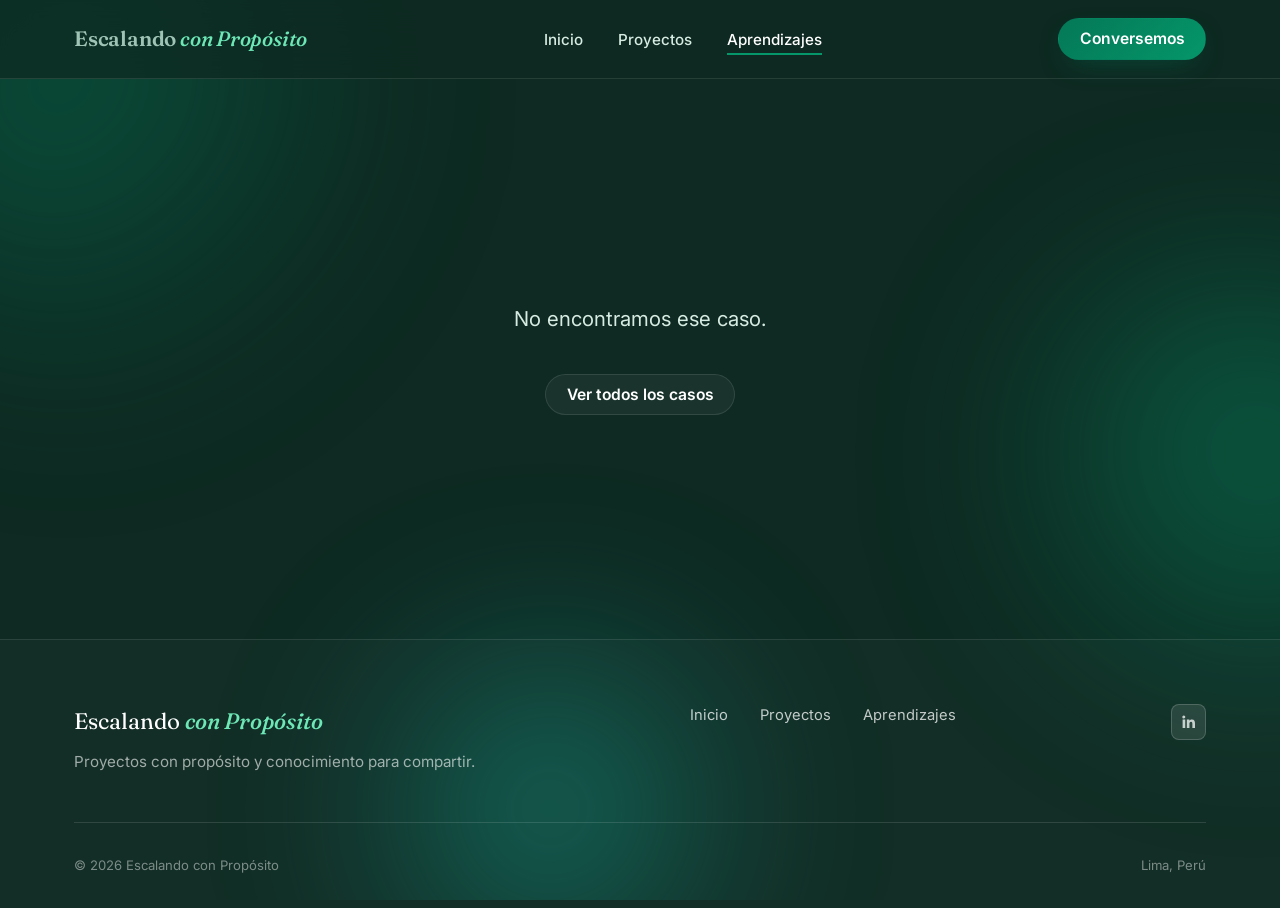
<file: caso.html>
<!DOCTYPE html>
<html lang="es">
<head>
<!-- Google tag (gtag.js) -->
<script async src="https://www.googletagmanager.com/gtag/js?id=G-XBFCFCSWNP"></script>
<script>
  window.dataLayer = window.dataLayer || [];
  function gtag(){dataLayer.push(arguments);}
  gtag("js", new Date());
  gtag("config", "G-XBFCFCSWNP");
</script>
<meta charset="UTF-8">
<meta name="viewport" content="width=device-width, initial-scale=1.0">
<title>Caso de Éxito. Escalando con Propósito</title>
<meta name="description" content="Caso de éxito: desafío, solución y resultado.">
<link rel="preconnect" href="https://fonts.googleapis.com">
<link rel="preconnect" href="https://fonts.gstatic.com" crossorigin>
<link href="https://fonts.googleapis.com/css2?family=Fraunces:ital,opsz,wght@0,9..144,500;0,9..144,600;1,9..144,500&family=Inter:wght@400;500;600&display=swap" rel="stylesheet">
<link rel="stylesheet" href="assets/css/style.css?v=20261116">
</head>
<body>

<div class="bg-orbs" aria-hidden="true">
  <div class="orb orb-1"></div>
  <div class="orb orb-2"></div>
  <div class="orb orb-3"></div>
</div>

<header class="site-header">
  <div class="container nav">
    <a href="index.html" class="nav-logo">Escalando <span>con Propósito</span></a>
    <nav aria-label="Principal">
      <ul class="nav-links">
        <li><a href="index.html">Inicio</a></li>
        <li><a href="soluciones.html">Proyectos</a></li>
        <li><a href="casos-de-exito.html" aria-current="page">Aprendizajes</a></li>
      </ul>
    </nav>
    <div class="nav-cta">
      <a href="https://calendar.app.google/FzGwmAzHEnLBb7UY6" class="btn btn-gold btn-primary-desktop" target="_blank" rel="noopener">Conversemos</a>
      <button class="nav-toggle" data-nav-toggle aria-label="Abrir menú" aria-expanded="false">
        <span class="nav-toggle-bars"><span></span><span></span><span></span></span>
      </button>
    </div>
  </div>
  <div class="container nav-mobile-panel" data-nav-mobile>
    <a href="index.html">Inicio</a>
    <a href="soluciones.html">Proyectos</a>
    <a href="casos-de-exito.html" aria-current="page">Aprendizajes</a>
    <a href="https://calendar.app.google/FzGwmAzHEnLBb7UY6" class="btn btn-gold" target="_blank" rel="noopener">Conversemos</a>
  </div>
</header>

<main>
  <section class="caso-page">
    <div class="container">
      <article class="caso" data-caso-detail></article>
    </div>
  </section>
</main>

<footer class="site-footer">
  <div class="container">
    <div class="footer-top">
      <div>
        <div class="footer-logo">Escalando <span>con Propósito</span></div>
        <p class="footer-tagline">Proyectos con propósito y conocimiento para compartir.</p>
      </div>
      <div class="footer-links">
        <a href="index.html">Inicio</a>
        <a href="soluciones.html">Proyectos</a>
        <a href="casos-de-exito.html" aria-current="page">Aprendizajes</a>
      </div>
      <div class="footer-social">
        <a class="footer-social-icon" href="https://www.linkedin.com/in/marjorie-cordova-291a7262/" target="_blank" rel="noopener" aria-label="LinkedIn de Marjorie Córdova">
          <svg viewBox="0 0 24 24" fill="currentColor" aria-hidden="true"><path d="M20.45 20.45h-3.56v-5.57c0-1.33-.02-3.04-1.85-3.04-1.85 0-2.14 1.45-2.14 2.94v5.67H9.34V9h3.41v1.56h.05c.48-.9 1.64-1.85 3.38-1.85 3.6 0 4.27 2.37 4.27 5.46v6.28zM5.34 7.43a2.07 2.07 0 1 1 0-4.13 2.07 2.07 0 0 1 0 4.13zM7.12 20.45H3.56V9h3.56v11.45z"/></svg>
        </a>
      </div>
    </div>
    <div class="footer-bottom">
      <span>© 2026 Escalando con Propósito</span>
      <span>Lima, Perú</span>
    </div>
  </div>
</footer>

<script defer src="assets/js/casos.js?v=20261116"></script>
<script defer src="assets/js/main.js?v=20261116"></script>
</body>
</html>
</file>
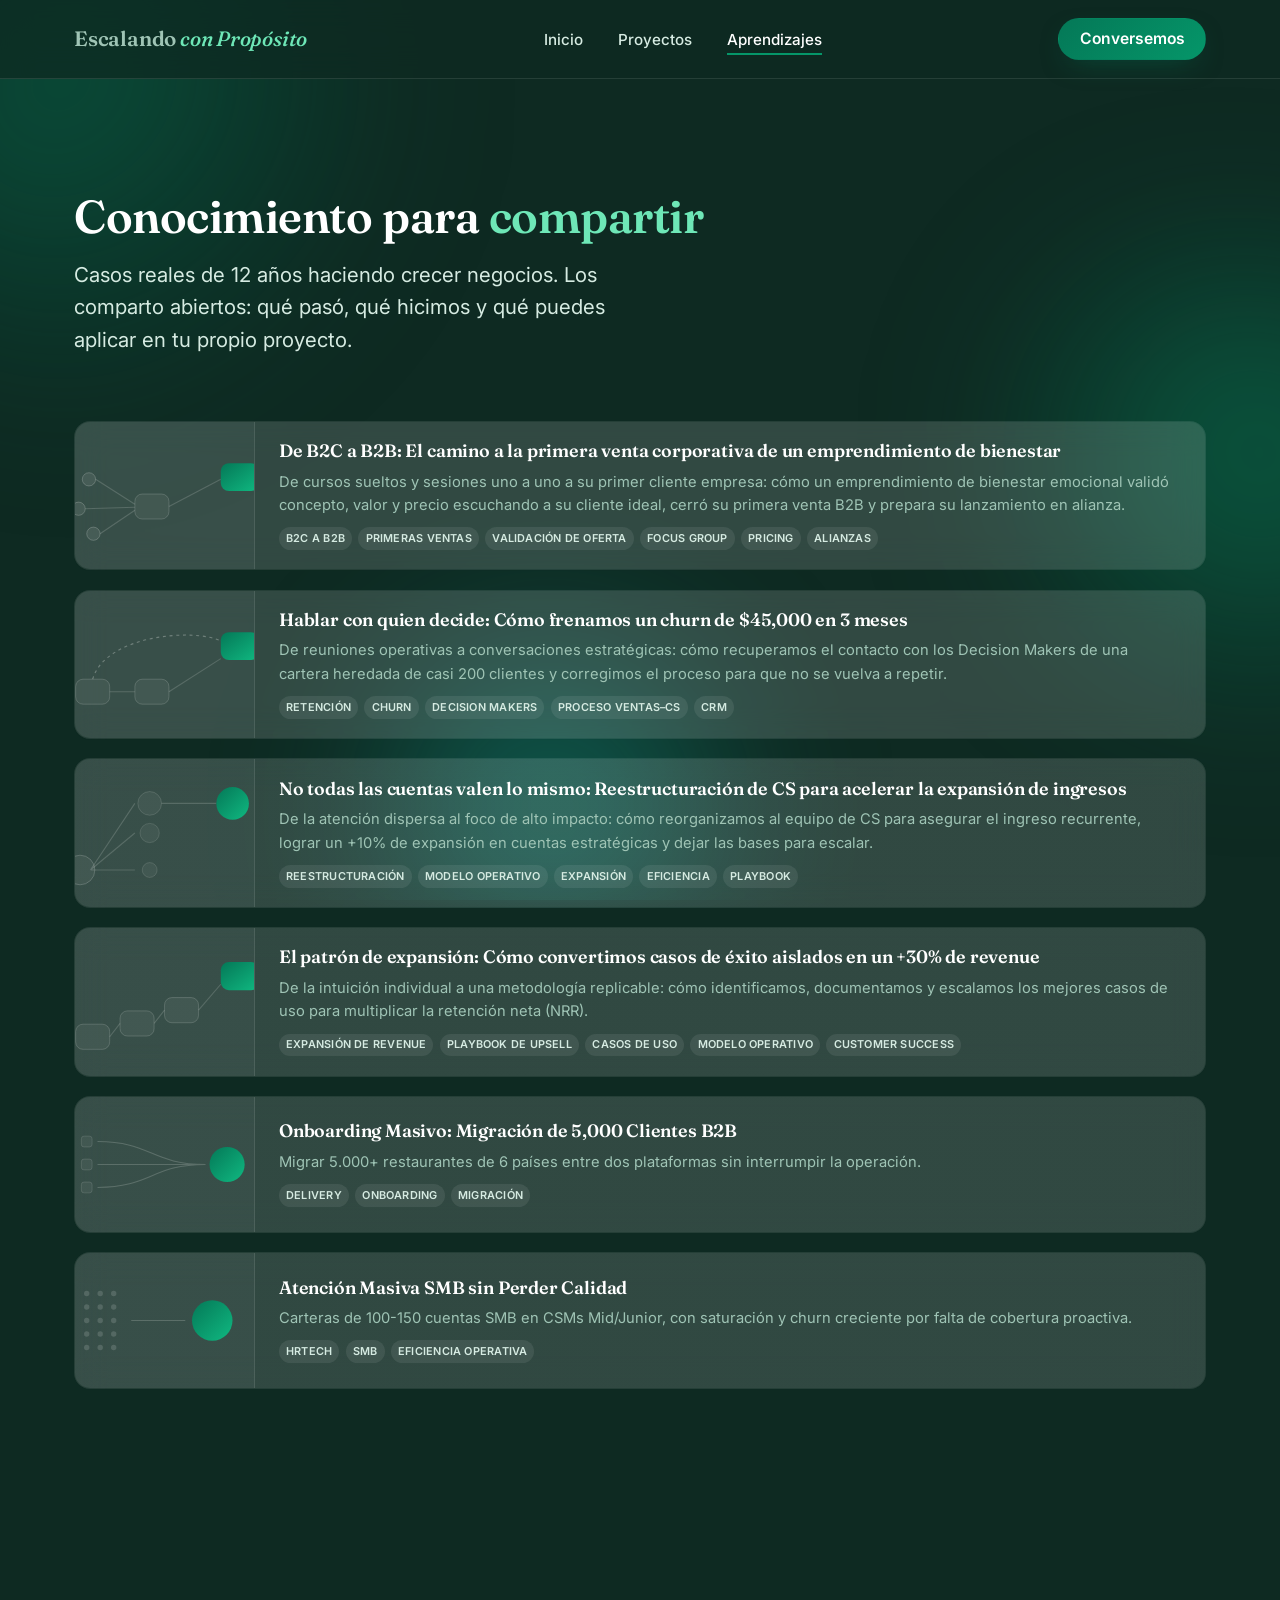
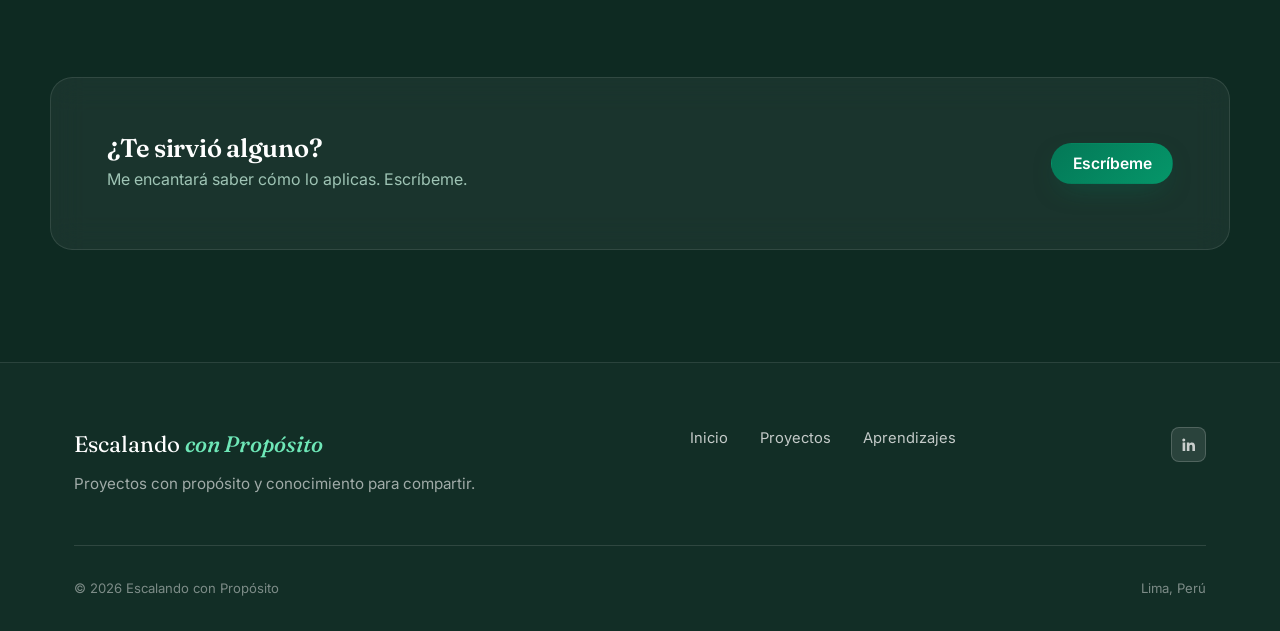
<file: casos-de-exito.html>
<!DOCTYPE html>
<html lang="es">
<head>
<!-- Google tag (gtag.js) -->
<script async src="https://www.googletagmanager.com/gtag/js?id=G-XBFCFCSWNP"></script>
<script>
  window.dataLayer = window.dataLayer || [];
  function gtag(){dataLayer.push(arguments);}
  gtag("js", new Date());
  gtag("config", "G-XBFCFCSWNP");
</script>
<meta charset="UTF-8">
<meta name="viewport" content="width=device-width, initial-scale=1.0">
<title>Aprendizajes. Escalando con Propósito</title>
<meta name="description" content="Casos reales: de la primera venta B2B de un emprendimiento de bienestar a la reestructuración de Customer Success en Glovo, Atom y Betterfly.">
<link rel="preconnect" href="https://fonts.googleapis.com">
<link rel="preconnect" href="https://fonts.gstatic.com" crossorigin>
<link href="https://fonts.googleapis.com/css2?family=Fraunces:ital,opsz,wght@0,9..144,500;0,9..144,600;1,9..144,500&family=Inter:wght@400;500;600&display=swap" rel="stylesheet">
<link rel="stylesheet" href="assets/css/style.css?v=20261116">
</head>
<body>

<div class="bg-orbs" aria-hidden="true">
  <div class="orb orb-1"></div>
  <div class="orb orb-2"></div>
  <div class="orb orb-3"></div>
</div>

<header class="site-header">
  <div class="container nav">
    <a href="index.html" class="nav-logo">Escalando <span>con Propósito</span></a>
    <nav aria-label="Principal">
      <ul class="nav-links">
        <li><a href="index.html">Inicio</a></li>
        <li><a href="soluciones.html">Proyectos</a></li>
        <li><a href="casos-de-exito.html" aria-current="page">Aprendizajes</a></li>
      </ul>
    </nav>
    <div class="nav-cta">
      <a href="https://calendar.app.google/FzGwmAzHEnLBb7UY6" class="btn btn-gold btn-primary-desktop" target="_blank" rel="noopener">Conversemos</a>
      <button class="nav-toggle" data-nav-toggle aria-label="Abrir menú" aria-expanded="false">
        <span class="nav-toggle-bars"><span></span><span></span><span></span></span>
      </button>
    </div>
  </div>
  <div class="container nav-mobile-panel" data-nav-mobile>
    <a href="index.html">Inicio</a>
    <a href="soluciones.html">Proyectos</a>
    <a href="casos-de-exito.html" aria-current="page">Aprendizajes</a>
    <a href="https://calendar.app.google/FzGwmAzHEnLBb7UY6" class="btn btn-gold" target="_blank" rel="noopener">Conversemos</a>
  </div>
</header>

<main>

  <section class="casos-listing">
    <div class="container">
      <div class="section-head reveal">
        <h2>Conocimiento para <span class="text-accent">compartir</span></h2>
        <p class="lede">Casos reales de 12 años haciendo crecer negocios. Los comparto abiertos: qué pasó, qué hicimos y qué puedes aplicar en tu propio proyecto.</p>
      </div>
      <div class="casos-grid" id="casos-grid"></div>
    </div>
  </section>

  <section class="cta-final cta-final-home">
    <div class="container services-cta reveal">
      <div>
        <h3>¿Te sirvió alguno?</h3>
        <p>Me encantará saber cómo lo aplicas. Escríbeme.</p>
      </div>
      <a href="https://calendar.app.google/FzGwmAzHEnLBb7UY6" class="btn btn-gold" target="_blank" rel="noopener">Escríbeme</a>
    </div>
  </section>

</main>

<footer class="site-footer">
  <div class="container">
    <div class="footer-top">
      <div>
        <div class="footer-logo">Escalando <span>con Propósito</span></div>
        <p class="footer-tagline">Proyectos con propósito y conocimiento para compartir.</p>
      </div>
      <div class="footer-links">
        <a href="index.html">Inicio</a>
        <a href="soluciones.html">Proyectos</a>
        <a href="casos-de-exito.html" aria-current="page">Aprendizajes</a>
      </div>
      <div class="footer-social">
        <a class="footer-social-icon" href="https://www.linkedin.com/in/marjorie-cordova-291a7262/" target="_blank" rel="noopener" aria-label="LinkedIn de Marjorie Córdova">
          <svg viewBox="0 0 24 24" fill="currentColor" aria-hidden="true"><path d="M20.45 20.45h-3.56v-5.57c0-1.33-.02-3.04-1.85-3.04-1.85 0-2.14 1.45-2.14 2.94v5.67H9.34V9h3.41v1.56h.05c.48-.9 1.64-1.85 3.38-1.85 3.6 0 4.27 2.37 4.27 5.46v6.28zM5.34 7.43a2.07 2.07 0 1 1 0-4.13 2.07 2.07 0 0 1 0 4.13zM7.12 20.45H3.56V9h3.56v11.45z"/></svg>
        </a>
      </div>
    </div>
    <div class="footer-bottom">
      <span>© 2026 Escalando con Propósito</span>
      <span>Lima, Perú</span>
    </div>
  </div>
</footer>

<script defer src="assets/js/casos.js?v=20261116"></script>
<script defer src="assets/js/main.js?v=20261116"></script>
</body>
</html>
</file>
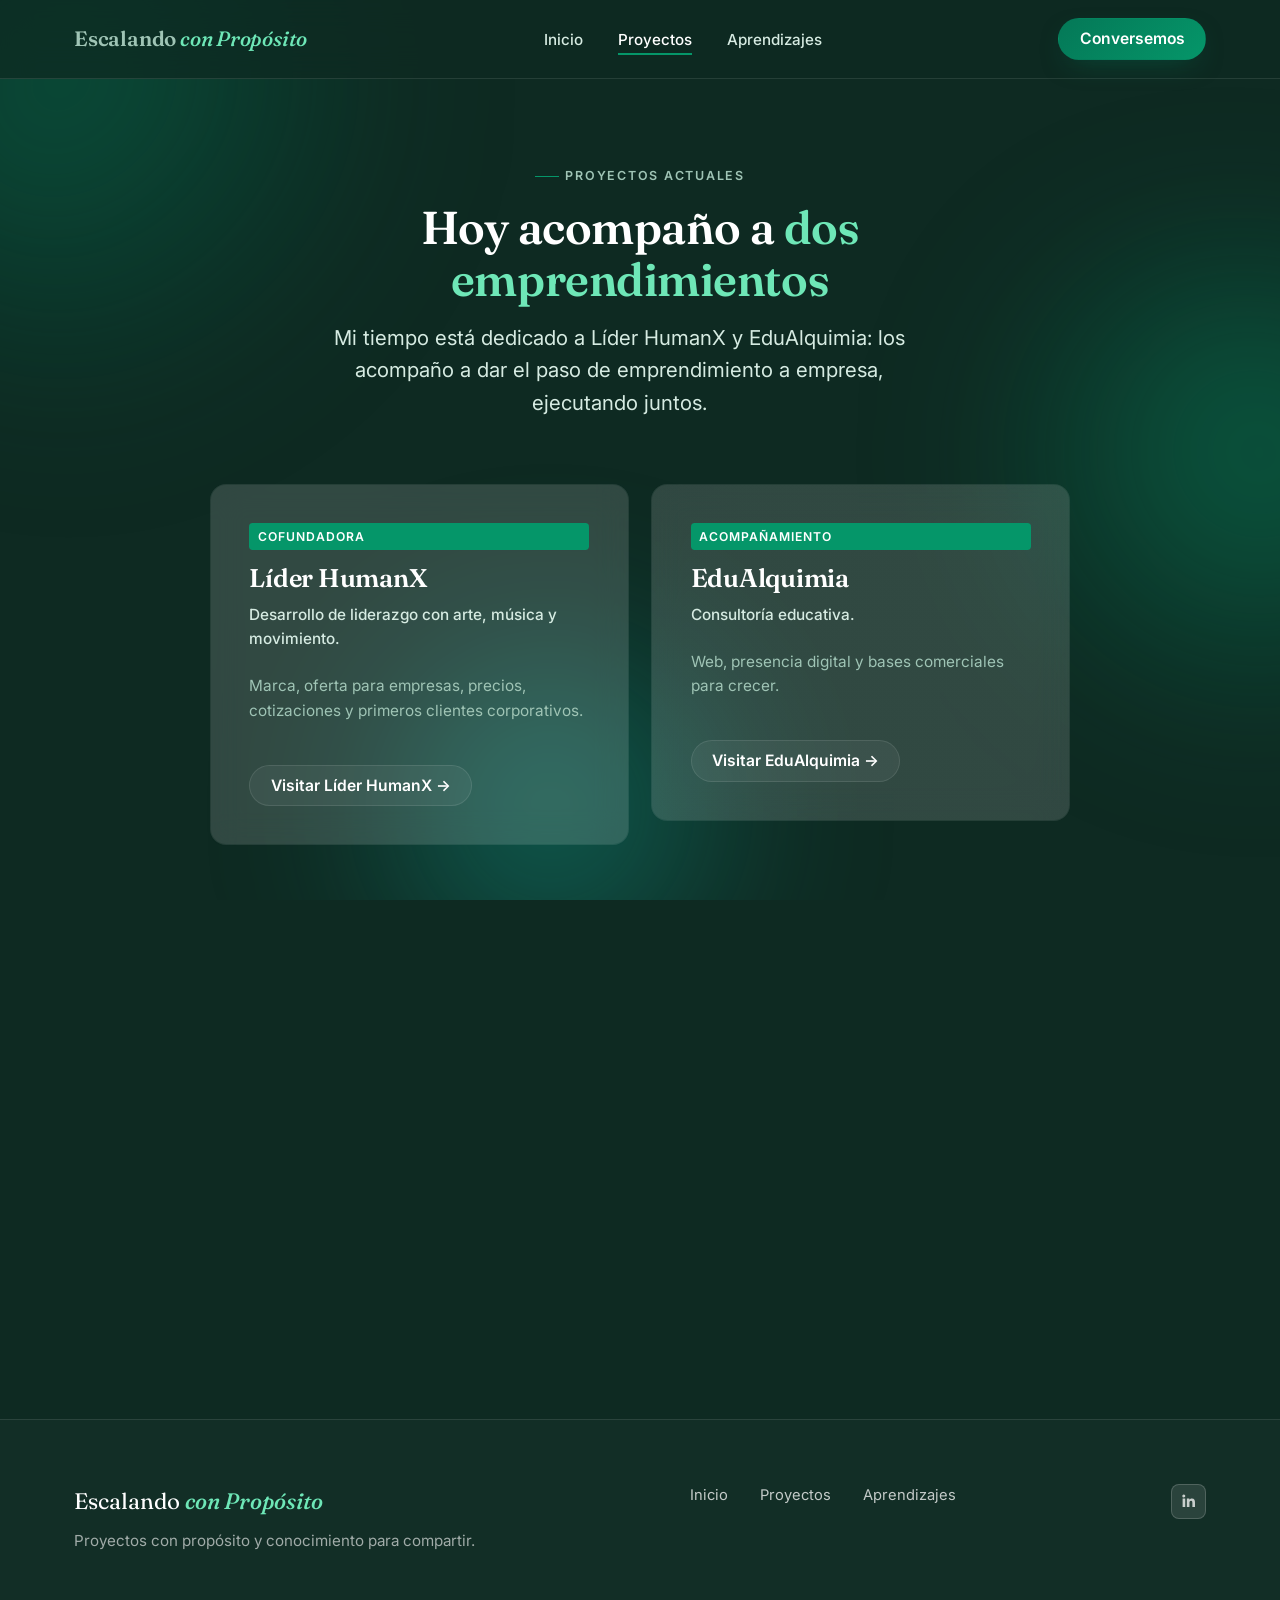
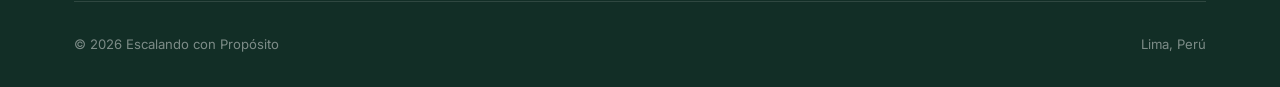
<file: servicios.html>
<!DOCTYPE html>
<html lang="es">
<head>
<meta charset="UTF-8">
<meta name="robots" content="noindex">
<title>Servicios. Escalando con Propósito</title>
<link rel="canonical" href="soluciones.html">
<meta http-equiv="refresh" content="0; url=soluciones.html">
</head>
<body>
<p>Esta página se movió. <a href="soluciones.html">Continuar</a>.</p>
</body>
</html>
</file>
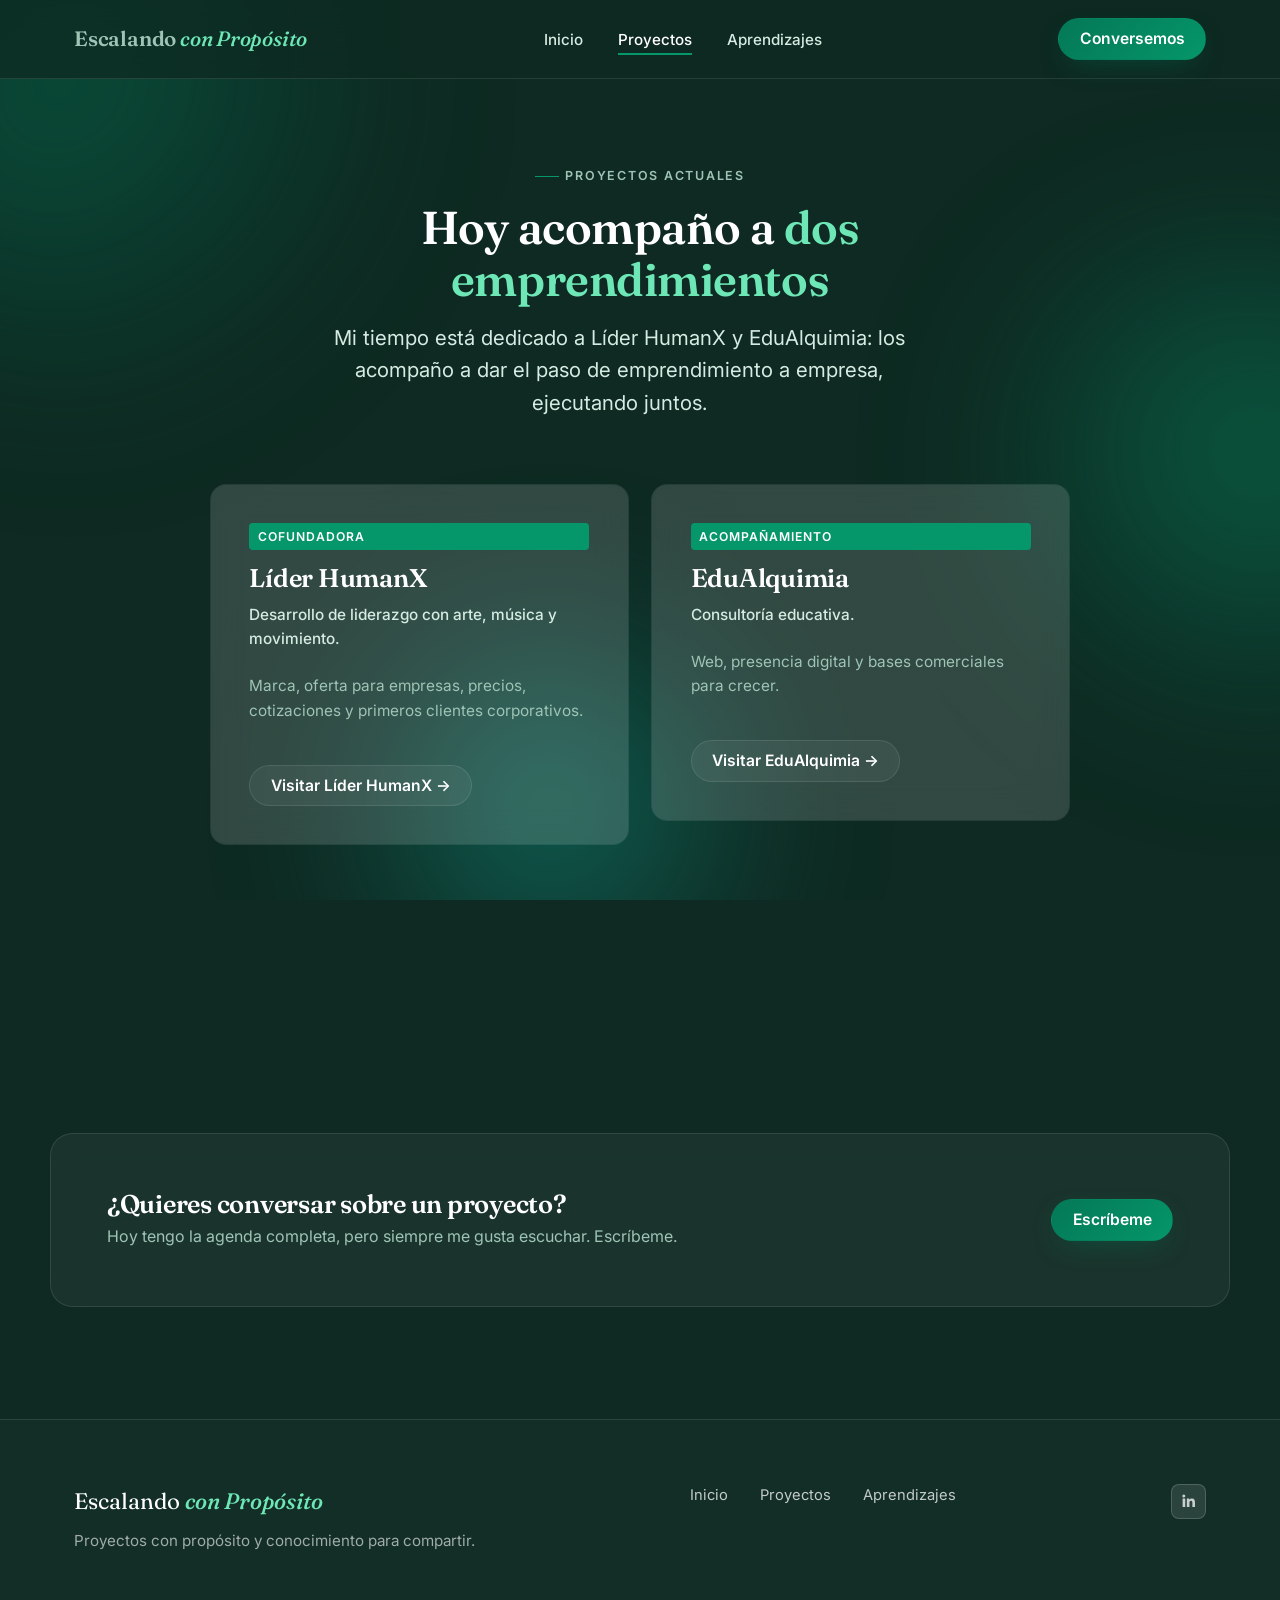
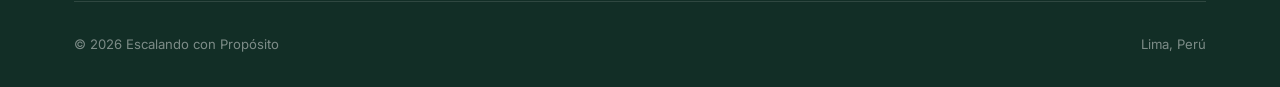
<file: soluciones.html>
<!DOCTYPE html>
<html lang="es">
<head>
<!-- Google tag (gtag.js) -->
<script async src="https://www.googletagmanager.com/gtag/js?id=G-XBFCFCSWNP"></script>
<script>
  window.dataLayer = window.dataLayer || [];
  function gtag(){dataLayer.push(arguments);}
  gtag("js", new Date());
  gtag("config", "G-XBFCFCSWNP");
</script>
<meta charset="UTF-8">
<meta name="viewport" content="width=device-width, initial-scale=1.0">
<title>Proyectos actuales. Escalando con Propósito</title>
<meta name="description" content="Hoy acompaño a Líder HumanX y EduAlquimia a dar el paso de emprendimiento a empresa.">
<link rel="preconnect" href="https://fonts.googleapis.com">
<link rel="preconnect" href="https://fonts.gstatic.com" crossorigin>
<link href="https://fonts.googleapis.com/css2?family=Fraunces:ital,opsz,wght@0,9..144,500;0,9..144,600;1,9..144,500&family=Inter:wght@400;500;600&display=swap" rel="stylesheet">
<link rel="stylesheet" href="assets/css/style.css?v=20261116">
</head>
<body>

<div class="bg-orbs" aria-hidden="true">
  <div class="orb orb-1"></div>
  <div class="orb orb-2"></div>
  <div class="orb orb-3"></div>
</div>

<header class="site-header">
  <div class="container nav">
    <a href="index.html" class="nav-logo">Escalando <span>con Propósito</span></a>
    <nav aria-label="Principal">
      <ul class="nav-links">
        <li><a href="index.html">Inicio</a></li>
        <li><a href="soluciones.html" aria-current="page">Proyectos</a></li>
        <li><a href="casos-de-exito.html">Aprendizajes</a></li>
      </ul>
    </nav>
    <div class="nav-cta">
      <a href="https://calendar.app.google/FzGwmAzHEnLBb7UY6" class="btn btn-gold btn-primary-desktop" target="_blank" rel="noopener">Conversemos</a>
      <button class="nav-toggle" data-nav-toggle aria-label="Abrir menú" aria-expanded="false">
        <span class="nav-toggle-bars"><span></span><span></span><span></span></span>
      </button>
    </div>
  </div>
  <div class="container nav-mobile-panel" data-nav-mobile>
    <a href="index.html">Inicio</a>
    <a href="soluciones.html" aria-current="page">Proyectos</a>
    <a href="casos-de-exito.html">Aprendizajes</a>
    <a href="https://calendar.app.google/FzGwmAzHEnLBb7UY6" class="btn btn-gold" target="_blank" rel="noopener">Conversemos</a>
  </div>
</header>

<main>

  <section class="pricing pricing-page">
    <div class="container">
      <div class="section-head center reveal">
        <span class="eyebrow">Proyectos actuales</span>
        <h2>Hoy acompaño a <span class="text-accent">dos emprendimientos</span></h2>
        <p class="lede">Mi tiempo está dedicado a Líder HumanX y EduAlquimia: los acompaño a dar el paso de emprendimiento a empresa, ejecutando juntos.</p>
      </div>
      <div class="pricing-grid pricing-grid--two">

        <div class="price-card reveal">
          <span class="price-tag">Cofundadora</span>
          <h3>Líder HumanX</h3>
          <p class="price-for">Desarrollo de liderazgo con arte, música y movimiento.</p>
          <p>Marca, oferta para empresas, precios, cotizaciones y primeros clientes corporativos.</p>
          <a href="https://liderhumanx.com/" class="btn btn-ghost" target="_blank" rel="noopener">Visitar Líder HumanX →</a>
        </div>

        <div class="price-card reveal">
          <span class="price-tag">Acompañamiento</span>
          <h3>EduAlquimia</h3>
          <p class="price-for">Consultoría educativa.</p>
          <p>Web, presencia digital y bases comerciales para crecer.</p>
          <a href="https://edualquimia.org/" class="btn btn-ghost" target="_blank" rel="noopener">Visitar EduAlquimia →</a>
        </div>

      </div>
    </div>
  </section>

  <section class="cta-final cta-final-home">
    <div class="container services-cta reveal">
      <div>
        <h3>¿Quieres conversar sobre un proyecto?</h3>
        <p>Hoy tengo la agenda completa, pero siempre me gusta escuchar. Escríbeme.</p>
      </div>
      <a href="https://calendar.app.google/FzGwmAzHEnLBb7UY6" class="btn btn-gold" target="_blank" rel="noopener">Escríbeme</a>
    </div>
  </section>
</main>

<footer class="site-footer">
  <div class="container">
    <div class="footer-top">
      <div>
        <div class="footer-logo">Escalando <span>con Propósito</span></div>
        <p class="footer-tagline">Proyectos con propósito y conocimiento para compartir.</p>
      </div>
      <div class="footer-links">
        <a href="index.html">Inicio</a>
        <a href="soluciones.html" aria-current="page">Proyectos</a>
        <a href="casos-de-exito.html">Aprendizajes</a>
      </div>
      <div class="footer-social">
        <a class="footer-social-icon" href="https://www.linkedin.com/in/marjorie-cordova-291a7262/" target="_blank" rel="noopener" aria-label="LinkedIn de Marjorie Córdova">
          <svg viewBox="0 0 24 24" fill="currentColor" aria-hidden="true"><path d="M20.45 20.45h-3.56v-5.57c0-1.33-.02-3.04-1.85-3.04-1.85 0-2.14 1.45-2.14 2.94v5.67H9.34V9h3.41v1.56h.05c.48-.9 1.64-1.85 3.38-1.85 3.6 0 4.27 2.37 4.27 5.46v6.28zM5.34 7.43a2.07 2.07 0 1 1 0-4.13 2.07 2.07 0 0 1 0 4.13zM7.12 20.45H3.56V9h3.56v11.45z"/></svg>
        </a>
      </div>
    </div>
    <div class="footer-bottom">
      <span>© 2026 Escalando con Propósito</span>
      <span>Lima, Perú</span>
    </div>
  </div>
</footer>

<script defer src="assets/js/main.js?v=20261116"></script>
</body>
</html>
</file>
<file: assets/css/style.css>
/* ============================================================
   ESCALANDO CON PROPÓSITO. Sistema de diseño
   Verde bosque + menta, orbes animados, glassmorphism
   ============================================================ */

:root {
  --bg: #0e2a22;
  --text: #ffffff;
  --text-soft: #d6ebe2;
  --text-mute: #9fc4b5;

  --blue: #047857;
  --blue-light: #a7f3d0;
  --cyan: #14b8a6;
  --accent: #059669;
  --accent-light: #6ee7b7;
  --success: #6ee7b7;

  --glass-bg: rgba(255, 255, 255, 0.05);
  --glass-bg-hover: rgba(255, 255, 255, 0.08);
  --glass-border: rgba(255, 255, 255, 0.1);

  /* nombres heredados: mantenidos para no romper el mapeo semántico existente */
  --ink: #0e2a22;
  --ink-soft: #d6ebe2;
  --ink-mute: #9fc4b5;
  --cream: #0e2a22;
  --cream-soft: rgba(255, 255, 255, 0.06);
  --paper: #ffffff;
  --line: rgba(255, 255, 255, 0.12);
  --line-on-dark: rgba(255, 255, 255, 0.12);

  --font-display: "Fraunces", "Iowan Old Style", "Georgia", serif;
  --font-body: "Inter", -apple-system, BlinkMacSystemFont, "Segoe UI", sans-serif;

  --container: 1180px;
  --space-xs: 0.5rem;
  --space-sm: 1rem;
  --space-md: 2rem;
  --space-lg: 4rem;
  --space-xl: 7rem;

  --ease: cubic-bezier(0.16, 1, 0.3, 1);
}

*, *::before, *::after { box-sizing: border-box; }

html {
  scroll-behavior: smooth;
  -webkit-text-size-adjust: 100%;
}

body {
  margin: 0;
  background: var(--bg);
  color: var(--text-mute);
  font-family: var(--font-body);
  font-size: 16px;
  line-height: 1.6;
  -webkit-font-smoothing: antialiased;
  overflow-x: hidden;
}

img { max-width: 100%; display: block; }

a { color: inherit; text-decoration: none; }

h1, h2, h3, h4 {
  font-family: var(--font-display);
  font-weight: 600;
  line-height: 1.12;
  margin: 0 0 var(--space-sm);
  color: var(--text);
  letter-spacing: -0.01em;
}

h1 { font-size: clamp(2.4rem, 5.5vw, 4.4rem); font-weight: 500; }
h2 { font-size: clamp(1.9rem, 3.6vw, 2.9rem); }
h3 { font-size: clamp(1.3rem, 2vw, 1.6rem); }

p { margin: 0 0 var(--space-sm); color: var(--text-mute); }

.lede {
  font-size: clamp(1.05rem, 1.6vw, 1.3rem);
  color: var(--text-soft);
  max-width: 46ch;
}

.eyebrow {
  display: inline-flex;
  align-items: center;
  gap: 0.5em;
  font-family: var(--font-body);
  font-size: 0.78rem;
  font-weight: 600;
  letter-spacing: 0.14em;
  text-transform: uppercase;
  color: var(--text-mute);
  margin-bottom: var(--space-sm);
}
.eyebrow::before {
  content: "";
  width: 24px;
  height: 1px;
  background: var(--accent);
}

.eyebrow-ghost { visibility: hidden; }

.container {
  width: 100%;
  max-width: var(--container);
  margin: 0 auto;
  padding: 0 1.5rem;
}

section { padding: var(--space-xl) 0; }
@media (max-width: 720px) {
  section { padding: var(--space-lg) 0; }
}

/* ---------------- Background orbs (Tech Elegante con Movimiento) ---------------- */

.bg-orbs {
  position: fixed;
  inset: 0;
  overflow: hidden;
  z-index: 0;
  pointer-events: none;
}
.orb {
  position: absolute;
  border-radius: 50%;
  filter: blur(90px);
  opacity: 0.55;
  will-change: transform;
}
.orb-1 {
  width: 42vw;
  height: 42vw;
  max-width: 620px;
  max-height: 620px;
  min-width: 320px;
  min-height: 320px;
  top: -12%;
  left: -10%;
  background: radial-gradient(circle at 30% 30%, var(--blue), transparent 70%);
  animation: moveBlob 14s infinite alternate ease-in-out;
}
.orb-2 {
  width: 38vw;
  height: 38vw;
  max-width: 560px;
  max-height: 560px;
  min-width: 280px;
  min-height: 280px;
  top: 28%;
  right: -14%;
  background: radial-gradient(circle at 60% 40%, var(--accent), transparent 70%);
  animation: moveBlob 18s infinite alternate-reverse ease-in-out;
}
.orb-3 {
  width: 34vw;
  height: 34vw;
  max-width: 480px;
  max-height: 480px;
  min-width: 250px;
  min-height: 250px;
  bottom: -14%;
  left: 26%;
  background: radial-gradient(circle at 50% 50%, var(--cyan), transparent 70%);
  animation: moveBlob 12s infinite alternate ease-in-out;
}

@keyframes moveBlob {
  0% { transform: translate(0, 0) scale(1); }
  50% { transform: translate(5%, 6%) scale(1.08); }
  100% { transform: translate(-6%, -4%) scale(0.95); }
}

@media (max-width: 720px) {
  .orb { filter: blur(70px); opacity: 0.5; }
}

@media (prefers-reduced-motion: reduce) {
  .orb { animation: none; }
}

.site-header, main, .site-footer { position: relative; z-index: 1; }

/* ---------------- Glass cards (compartido) ---------------- */

.case-card,
.pain-card,
.value-prop-card,
.price-card,
.stat-card,
.contact-card,
.cert-card {
  position: relative;
  border: 1px solid transparent;
  border-radius: 16px;
  background:
    linear-gradient(var(--glass-bg), var(--glass-bg)) padding-box,
    linear-gradient(135deg, var(--glass-border), var(--glass-border)) border-box;
  backdrop-filter: blur(16px);
  -webkit-backdrop-filter: blur(16px);
  transition: background 0.35s var(--ease), box-shadow 0.35s var(--ease), transform 0.35s var(--ease);
}
.case-card:hover,
.value-prop-card:hover,
.price-card:hover,
.stat-card:hover,
.contact-card:hover,
.cert-card:hover {
  background:
    linear-gradient(var(--glass-bg-hover), var(--glass-bg-hover)) padding-box,
    linear-gradient(135deg, var(--blue), var(--accent)) border-box;
  box-shadow: 0 20px 46px -28px rgba(4, 120, 87, 0.3), 0 0 28px -12px rgba(16, 185, 129, 0.22);
  transform: translateY(-4px);
}

/* ---------------- Buttons ---------------- */

.btn {
  display: inline-flex;
  align-items: center;
  justify-content: center;
  gap: 0.6em;
  padding: 0.45em 1.3em;
  border-radius: 999px;
  font-family: var(--font-body);
  font-weight: 600;
  font-size: 0.98rem;
  border: 1px solid transparent;
  cursor: pointer;
  transition: transform 0.3s var(--ease), background 0.3s var(--ease), color 0.3s var(--ease), border-color 0.3s var(--ease), box-shadow 0.3s var(--ease);
  white-space: nowrap;
}
.btn:hover { transform: translateY(-2px); }

.btn-primary {
  background: linear-gradient(135deg, var(--blue), var(--accent));
  color: var(--paper);
  box-shadow: 0 10px 28px -12px rgba(4, 120, 87, 0.55);
}
.btn-primary:hover { box-shadow: 0 14px 34px -12px rgba(16, 185, 129, 0.6); }

.btn-gold {
  background: linear-gradient(135deg, var(--blue), var(--accent));
  color: var(--paper);
  box-shadow: 0 10px 28px -12px rgba(4, 120, 87, 0.55);
}
.btn-gold:hover { box-shadow: 0 14px 34px -12px rgba(16, 185, 129, 0.6); }

.btn-ghost {
  background: var(--glass-bg);
  color: var(--text);
  border-color: var(--glass-border);
}
.btn-ghost:hover { border-color: var(--text-soft); background: var(--glass-bg-hover); }

.btn svg { width: 1.1em; height: 1.1em; flex-shrink: 0; }

/* ---------------- Nav ---------------- */

.site-header {
  position: sticky;
  top: 0;
  z-index: 100;
  background: rgba(14, 42, 34, 0.75);
  backdrop-filter: blur(16px);
  -webkit-backdrop-filter: blur(16px);
  border-bottom: 1px solid var(--glass-border);
}

.nav {
  display: flex;
  align-items: center;
  justify-content: space-between;
  padding: 1.15rem 0;
}

.nav-logo {
  font-family: var(--font-display);
  font-size: 1.3rem;
  font-weight: 600;
  letter-spacing: -0.01em;
}
.nav-logo span,
.footer-logo span {
  background: var(--accent);
  color: var(--paper);
  font-size: 0.8em;
  padding: 0.06em 0.32em;
  border-radius: 0.3em;
}

.nav-links {
  display: flex;
  align-items: center;
  gap: 2.2rem;
  list-style: none;
  margin: 0;
  padding: 0;
}

.nav-links a {
  font-size: 0.95rem;
  font-weight: 500;
  color: var(--text-soft);
  position: relative;
  padding: 0.3em 0;
  transition: color 0.25s var(--ease);
}
.nav-links a::after {
  content: "";
  position: absolute;
  left: 0; right: 100%;
  bottom: -2px;
  height: 1.5px;
  background: var(--accent);
  transition: right 0.3s var(--ease);
}
.nav-links a:hover, .nav-links a[aria-current="page"] { color: var(--text); }
.nav-links a:hover::after, .nav-links a[aria-current="page"]::after { right: 0; }

.nav-cta { display: flex; align-items: center; gap: 1.6rem; }

.lang-switch {
  display: flex;
  align-items: center;
  border: 1px solid var(--glass-border);
  background: var(--glass-bg);
  border-radius: 999px;
  padding: 0.15rem;
  gap: 0.15rem;
  flex-shrink: 0;
}
.lang-switch button {
  appearance: none;
  -webkit-appearance: none;
  border: none;
  background: none;
  font-family: inherit;
  font-size: 0.75rem;
  font-weight: 700;
  letter-spacing: 0.03em;
  color: var(--text-mute);
  padding: 0.32em 0.7em;
  border-radius: 999px;
  cursor: pointer;
  transition: background 0.2s var(--ease), color 0.2s var(--ease);
}
.lang-switch button.is-active { background: linear-gradient(135deg, var(--blue), var(--accent)); color: var(--paper); }
.lang-switch button:hover:not(.is-active) { color: var(--text); }
.nav-mobile-panel .lang-switch { margin: 0.7rem 0 0; align-self: flex-start; }

.nav-toggle {
  display: none;
  width: 42px;
  height: 42px;
  border-radius: 50%;
  border: 1px solid var(--glass-border);
  background: var(--glass-bg);
  align-items: center;
  justify-content: center;
  cursor: pointer;
  flex-shrink: 0;
}
.nav-toggle-bars {
  position: relative;
  width: 18px;
  height: 12px;
}
.nav-toggle-bars span {
  position: absolute;
  left: 0;
  width: 100%;
  height: 1.5px;
  background: var(--text);
  transition: transform 0.3s var(--ease), opacity 0.3s var(--ease), top 0.3s var(--ease);
}
.nav-toggle-bars span:nth-child(1) { top: 0; }
.nav-toggle-bars span:nth-child(2) { top: 5.5px; }
.nav-toggle-bars span:nth-child(3) { top: 11px; }

.nav-mobile-panel {
  display: none;
  flex-direction: column;
  gap: 0;
  padding: 0.5rem 0 1.5rem;
  border-top: 1px solid var(--glass-border);
}
.nav-mobile-panel a {
  padding: 0.9rem 0;
  font-size: 1.1rem;
  font-family: var(--font-display);
  border-bottom: 1px solid var(--glass-border);
  color: var(--text-soft);
}
.nav-mobile-panel a[aria-current="page"] { color: var(--text); border-color: var(--accent); font-weight: 600; }
.nav-mobile-panel .btn { margin-top: 1.2rem; align-self: flex-start; }

@media (max-width: 860px) {
  .nav-links { display: none; }
  .nav-cta .btn-primary-desktop { display: none; }
  .nav-cta .lang-switch { display: none; }
  .nav-toggle { display: inline-flex; }
  body.nav-open .nav-mobile-panel { display: flex; }
}

body.nav-open .nav-toggle-bars span:nth-child(1) { top: 5.5px; transform: rotate(45deg); }
body.nav-open .nav-toggle-bars span:nth-child(2) { opacity: 0; }
body.nav-open .nav-toggle-bars span:nth-child(3) { top: 5.5px; transform: rotate(-45deg); }

/* ---------------- Hero ---------------- */

.hero {
  position: relative;
  padding: clamp(3rem, 8vw, 6rem) 0 var(--space-xl);
  overflow: hidden;
}

.hero-diagram {
  position: absolute;
  top: 50%;
  right: 1.5rem;
  transform: translateY(-50%);
  width: clamp(160px, 18vw, 240px);
  height: auto;
  opacity: 0.55;
  pointer-events: none;
  z-index: 0;
}

.hero-diagram .hd-line {
  animation: hdLineFlash 3.6s ease-in-out infinite;
}
.hero-diagram .hd-square {
  animation: hdSquareFlash 3.6s ease-in-out infinite;
}
.hero-diagram .hd-highlight {
  animation: hdHighlightPulse 3.6s ease-in-out infinite;
}

@keyframes hdLineFlash {
  0%, 6%, 100% { stroke: rgba(255, 255, 255, 0.18); }
  14% { stroke: #ffffff; }
  30% { stroke: rgba(255, 255, 255, 0.18); }
}

@keyframes hdSquareFlash {
  0%, 6%, 100% { fill: rgba(255, 255, 255, 0.05); stroke: rgba(255, 255, 255, 0.15); }
  14% { fill: rgba(255, 255, 255, 0.22); stroke: #ffffff; }
  30% { fill: rgba(255, 255, 255, 0.05); stroke: rgba(255, 255, 255, 0.15); }
}

@keyframes hdHighlightPulse {
  0%, 6%, 100% { filter: drop-shadow(0 0 0 rgba(255, 255, 255, 0)); }
  14% { filter: drop-shadow(0 0 10px rgba(255, 255, 255, 0.9)); }
  30% { filter: drop-shadow(0 0 0 rgba(255, 255, 255, 0)); }
}

@media (prefers-reduced-motion: reduce) {
  .hero-diagram .hd-line,
  .hero-diagram .hd-square,
  .hero-diagram .hd-highlight { animation: none; }
}

.hero-grid {
  position: relative;
  z-index: 1;
}

.hero-copy {
  max-width: 780px;
}

@media (max-width: 960px) {
  .hero-diagram { display: none; }
}

.hero-copy h1 { font-size: clamp(2.4rem, 4.2vw, 3.4rem); }
.text-accent { color: var(--accent-light); }
.hero-copy .lede { max-width: 680px; margin-bottom: var(--space-md); }

.hero-actions {
  display: flex;
  align-items: center;
  gap: 1.6rem;
  flex-wrap: wrap;
}

.hero-note {
  font-size: 0.9rem;
  color: var(--text-mute);
}

/* ---------------- Stats ---------------- */

.stats {
  padding: 3rem 0;
}
.stats-grid {
  display: grid;
  grid-template-columns: repeat(4, 1fr);
  gap: var(--space-md);
}
.stat-num {
  font-family: var(--font-display);
  font-size: clamp(2.2rem, 4.5vw, 3.2rem);
  color: var(--text);
  margin-bottom: 0.2em;
}
.stat-label {
  font-size: 0.92rem;
  color: var(--text-mute);
  max-width: 20ch;
}
@media (max-width: 860px) {
  .stats-grid { grid-template-columns: repeat(2, 1fr); gap: var(--space-lg) var(--space-md); }
}

/* ---------------- Section headers ---------------- */

.section-head {
  max-width: 640px;
  margin-bottom: var(--space-lg);
}
.section-head.center { margin-left: auto; margin-right: auto; text-align: center; }

/* ---------------- Results / case studies (Casos de Éxito) ---------------- */

.case-grid {
  display: grid;
  grid-template-columns: repeat(2, 1fr);
  gap: 1.6rem;
}
.case-card {
  display: flex;
  flex-direction: column;
  padding: 1.8rem 1.6rem;
}
.case-card-company {
  align-self: flex-start;
  font-size: 0.78rem;
  font-weight: 700;
  letter-spacing: 0.02em;
  color: var(--accent-light);
  margin-bottom: 0.5rem;
}
a.case-card-company:hover { color: var(--blue-light); text-decoration: underline; }
.case-card-tags {
  display: flex;
  flex-wrap: wrap;
  gap: 0.4rem;
  margin-bottom: 0.9rem;
}
.case-card-tag {
  font-size: 0.68rem;
  font-weight: 600;
  letter-spacing: 0.02em;
  text-transform: uppercase;
  color: var(--text-soft);
  background: rgba(255, 255, 255, 0.08);
  padding: 0.25em 0.65em;
  border-radius: 999px;
}

.case-card h3 { font-size: 1.15rem; margin-bottom: 1.3rem; }

.case-card-section { margin-bottom: 1.1rem; }
.case-card-section:last-child { margin-bottom: 0; }
.case-card-label {
  display: block;
  font-size: 0.72rem;
  font-weight: 700;
  letter-spacing: 0.04em;
  text-transform: uppercase;
  color: var(--text-soft);
  margin-bottom: 0.3rem;
}
.case-card-section p { margin: 0; font-size: 0.92rem; color: var(--text-mute); }

.case-card-list {
  list-style: none;
  margin: 0;
  padding: 0;
  display: flex;
  flex-direction: column;
  gap: 0.6rem;
}
.case-card-list li {
  position: relative;
  padding-left: 1rem;
  font-size: 0.92rem;
  color: var(--text-mute);
}
.case-card-list li::before {
  content: "";
  position: absolute;
  left: 0;
  top: 0.55em;
  width: 5px;
  height: 5px;
  border-radius: 50%;
  background: var(--accent);
}
.case-card-list strong { color: var(--text); font-weight: 700; }

.case-card-list-check li { padding-left: 1.4rem; }
.case-card-list-check li::before {
  content: "\2713";
  width: auto;
  height: auto;
  border-radius: 0;
  background: none;
  top: -0.05em;
  color: var(--success);
  font-weight: 700;
  font-size: 0.95rem;
  line-height: 1;
}

.case-card-list-numbered { counter-reset: case-list-counter; gap: 1.1rem; }
.case-card-list-numbered li {
  padding-left: 1.9rem;
  counter-increment: case-list-counter;
}
.case-card-list-numbered li::before {
  content: counter(case-list-counter) ".";
  width: auto;
  height: auto;
  border-radius: 0;
  background: none;
  top: 0;
  color: var(--accent-light);
  font-weight: 700;
  font-size: 0.95rem;
  line-height: 1.4;
}
.case-list-impact {
  display: block;
  margin-top: 0.35rem;
  color: var(--accent-light);
  font-weight: 600;
  font-size: 0.88rem;
}

@media (max-width: 860px) { .case-grid { grid-template-columns: 1fr; } }

/* ---------------- Casos de Éxito: listado ---------------- */

.casos-grid {
  display: flex;
  flex-direction: column;
  gap: 1.2rem;
}
.caso-block {
  display: flex;
  flex-direction: row;
  align-items: stretch;
  color: inherit;
  position: relative;
  border: 1px solid transparent;
  border-radius: 16px;
  overflow: hidden;
  background:
    linear-gradient(var(--glass-bg), var(--glass-bg)) padding-box,
    linear-gradient(135deg, var(--glass-border), var(--glass-border)) border-box;
  backdrop-filter: blur(16px);
  -webkit-backdrop-filter: blur(16px);
  transition: background 0.35s var(--ease), box-shadow 0.35s var(--ease), transform 0.35s var(--ease);
}
.caso-block:hover {
  background:
    linear-gradient(var(--glass-bg-hover), var(--glass-bg-hover)) padding-box,
    linear-gradient(135deg, var(--blue), var(--accent)) border-box;
  box-shadow: 0 20px 46px -28px rgba(4, 120, 87, 0.3), 0 0 28px -12px rgba(16, 185, 129, 0.22);
  transform: translateY(-4px);
}
.caso-block-media {
  flex: none;
  width: clamp(120px, 20vw, 180px);
  aspect-ratio: 4 / 3;
  background: rgba(255, 255, 255, 0.03);
  border-right: 1px solid var(--glass-border);
}
.caso-block-media img { width: 100%; height: 100%; object-fit: cover; display: block; }
.caso-block-body {
  display: flex;
  flex-direction: column;
  gap: 0.6rem;
  padding: 1.2rem 1.5rem;
  flex: 1;
  min-width: 0;
  justify-content: center;
}
.caso-block-title { font-size: 1.12rem; margin: 0; }
.caso-block-desc { margin: 0; font-size: 0.92rem; color: var(--text-mute); }
.caso-block-tags { display: flex; flex-wrap: wrap; gap: 0.4rem; }

@media (max-width: 560px) {
  .caso-block { flex-direction: column; }
  .caso-block-media {
    width: 100%;
    aspect-ratio: 16 / 9;
    border-right: none;
    border-bottom: 1px solid var(--glass-border);
  }
}

/* ---------------- Casos de Éxito: detalle ---------------- */

.caso {
  max-width: 860px;
  margin: 0 auto;
}
.caso-back {
  display: inline-flex;
  align-items: center;
  gap: 0.5rem;
  font-size: 0.9rem;
  font-weight: 600;
  color: var(--accent-light);
  margin-bottom: var(--space-md);
  transition: color 0.2s var(--ease);
}
.caso-back:hover { color: var(--blue-light); }
.caso-back svg { width: 0.8em; height: 0.8em; }

.caso-hero {
  display: flex;
  flex-direction: column;
  gap: 1.1rem;
  margin-bottom: var(--space-lg);
}
.caso-hero h1 { font-size: clamp(2rem, 4vw, 3rem); margin: 0; }
.caso-hero .lede { max-width: none; }
.caso-kicker {
  display: inline-flex;
  align-items: center;
  gap: 0.7rem;
  font-size: 0.75rem;
  font-weight: 700;
  letter-spacing: 0.14em;
  text-transform: uppercase;
  color: var(--text-mute);
}
.caso-kicker::before {
  content: "";
  width: 28px;
  height: 1px;
  background: var(--accent);
}
.caso-hero-tags { display: flex; flex-wrap: wrap; gap: 0.5rem; }
.caso-tag-outline {
  display: inline-flex;
  align-items: center;
  font-size: 0.7rem;
  letter-spacing: 0.06em;
  text-transform: uppercase;
  padding: 0.35em 0.8em;
  border-radius: 999px;
  border: 1px solid var(--accent);
  color: var(--accent-light);
}
.caso-company-link {
  align-self: flex-start;
  font-size: 0.85rem;
  font-weight: 700;
  letter-spacing: 0.02em;
  color: var(--accent-light);
}
a.caso-company-link:hover { color: var(--blue-light); text-decoration: underline; }

.caso-diagram {
  max-width: 340px;
  margin-bottom: var(--space-lg);
  border-radius: 16px;
  overflow: hidden;
  background: rgba(255, 255, 255, 0.03);
  border: 1px solid var(--glass-border);
}
.caso-diagram img { width: 100%; height: auto; display: block; }

.caso-stats {
  display: grid;
  grid-template-columns: repeat(auto-fit, minmax(170px, 1fr));
  gap: 1.6rem;
  padding: 1.8rem 0;
  border-top: 1px solid var(--glass-border);
  border-bottom: 1px solid var(--glass-border);
  margin-bottom: var(--space-md);
}
.caso-stat { display: flex; flex-direction: column; gap: 0.4rem; }
.caso-stat-value {
  font-family: var(--font-display);
  font-size: clamp(2rem, 3.6vw, 2.8rem);
  font-weight: 600;
  color: var(--accent-light);
  line-height: 1;
}
.caso-stat-label { font-size: 0.9rem; color: var(--text-mute); }

.caso-section { padding: 0; margin-bottom: var(--space-lg); }
.caso-section:last-of-type { margin-bottom: var(--space-md); }
.caso-section:has(+ .caso-section-image) { margin-bottom: 0; }

/* Standardized top spacing for the text+graphic sub-blocks inside a caso
   (Desafío/01, Intervención/02, Nivel 2/03). Overrides the generic
   `section { padding: var(--space-lg) 0; }` above, which is meant for
   page-level sections, not these inline pairs. */
.case-subsection { padding-top: 28px; }
.caso-section-label {
  display: block;
  font-size: 0.75rem;
  font-weight: 700;
  letter-spacing: 0.14em;
  text-transform: uppercase;
  color: var(--accent-light);
  margin-bottom: 0.8rem;
}
.caso-section h2 { font-size: clamp(1.5rem, 2.6vw, 2rem); margin: 0 0 0.6rem; }
.caso-section > p { font-size: 1.02rem; line-height: 1.7; color: var(--text-soft); }
.caso-section .case-card-list li { font-size: 1rem; }

.caso-twocol {
  display: grid;
  grid-template-columns: 0.85fr 1.15fr;
  gap: 2.4rem;
  align-items: start;
}
.caso-twocol .caso-section-label { margin-bottom: 0.5rem; }
.caso-twocol-body { display: flex; flex-direction: column; gap: 1rem; }
.caso-twocol-body p { font-size: 1.02rem; line-height: 1.7; color: var(--text-soft); margin: 0; }
@media (max-width: 760px) { .caso-twocol { grid-template-columns: 1fr; gap: 0.9rem; } }

.caso-result {
  border: 1px solid transparent;
  border-radius: 16px;
  padding: clamp(2rem, 4vw, 2.8rem);
  display: flex;
  flex-direction: column;
  gap: 1.1rem;
  background:
    linear-gradient(rgba(255, 255, 255, 0.05), rgba(255, 255, 255, 0.05)) padding-box,
    linear-gradient(135deg, var(--blue), var(--accent)) border-box;
  backdrop-filter: blur(16px);
  -webkit-backdrop-filter: blur(16px);
}
.caso-result .caso-section-label { margin: 0; }
.caso-result .caso-result-statement {
  font-family: var(--font-display);
  font-size: clamp(1.3rem, 2.4vw, 1.7rem);
  font-weight: 600;
  line-height: 1.35;
  color: var(--text);
  margin: 0;
}
.caso-result .caso-result-statement-lg { font-size: clamp(1.7rem, 3.4vw, 2.3rem); }
.caso-result .caso-result-support { font-size: 1rem; line-height: 1.65; color: var(--text-soft); margin: 0; }
.caso-result-group-title {
  font-family: var(--font-display);
  font-size: 1.05rem;
  font-weight: 600;
  color: var(--text);
  margin: 0.4rem 0 0;
}
.caso-result-group-title:first-of-type { margin-top: 0; }
.caso-result .case-card-list { margin-top: 0.2rem; }
.caso-result .case-card-list li { color: rgba(255, 255, 255, 0.82); }
.caso-result .case-card-list strong { color: var(--text); }

/* Plain variant: same content model as .caso-result, but styled like a
   regular .caso-section (no gradient card), for cases where the highlight
   treatment isn't wanted. */
.caso-result-plain {
  border: none;
  border-radius: 0;
  padding: 0;
  background: none;
  backdrop-filter: none;
  -webkit-backdrop-filter: none;
}
.caso-result-plain.caso-result .caso-section-label { margin-bottom: 0.8rem; }
.caso-result-plain.caso-result .case-card-list li { color: var(--text-mute); }
.caso-result-plain.caso-result .caso-result-statement,
.caso-result-plain.caso-result .caso-result-support { color: var(--text-soft); }

.caso-section-image .caso-section-label { margin-bottom: 0.3rem; }
.caso-section-sublabel {
  font-size: 0.95rem;
  font-weight: 600;
  color: var(--text-soft);
  margin: 0 0 1rem;
}
.caso-section-figure {
  margin: 0;
  border-radius: 16px;
  overflow: hidden;
  background: rgba(255, 255, 255, 0.03);
  border: 1px solid var(--glass-border);
}
.caso-section-figure img { width: 100%; height: auto; display: block; }
.caso-section-figure + .caso-section-figure { margin-top: 12px; }

.caso-cta {
  margin-top: var(--space-lg);
  padding-top: var(--space-lg);
  border-top: 1px solid var(--glass-border);
  display: flex;
  flex-wrap: wrap;
  align-items: center;
  justify-content: space-between;
  gap: 1.4rem;
}
.caso-cta-lead {
  margin: 0;
  font-family: var(--font-display);
  font-size: clamp(1.2rem, 2vw, 1.5rem);
  font-weight: 600;
  color: var(--text);
  max-width: 32ch;
}

.caso-notfound {
  text-align: center;
  padding: var(--space-xl) 0;
  display: flex;
  flex-direction: column;
  align-items: center;
  gap: 1.4rem;
}

/* ---------------- About block (home) ---------------- */

.about-title { margin-bottom: 0.5rem; }
.about-subtitle {
  font-size: clamp(1.05rem, 1.6vw, 1.3rem);
  color: var(--text-soft);
  margin-bottom: clamp(2.5rem, 5vw, 4rem);
}

.about-photos {
  display: flex;
  flex-wrap: wrap;
  gap: 1.4rem;
  margin-bottom: clamp(2.5rem, 5vw, 4rem);
}
.about-photo-item {
  flex: 1 1 180px;
  max-width: 240px;
}
.about-photo-card {
  background: var(--glass-bg);
  border: 1px solid var(--glass-border);
  border-radius: 1.4rem;
  padding: 0.9rem;
  backdrop-filter: blur(16px);
  -webkit-backdrop-filter: blur(16px);
}
.about-photo-frame {
  position: relative;
  border-radius: 1rem;
  overflow: hidden;
  aspect-ratio: 4 / 4.6;
}
.about-photo-frame img {
  width: 100%;
  height: 100%;
  object-fit: cover;
  display: block;
}
.about-photo-frame::after {
  content: "";
  position: absolute;
  inset: 0;
  background: linear-gradient(180deg, rgba(14,42,34,0) 55%, rgba(14,42,34,0.65) 100%);
}
.about-photo-frame--placeholder {
  display: flex;
  align-items: center;
  justify-content: center;
  background: rgba(255, 255, 255, 0.07);
}
.about-photo-frame--placeholder svg {
  width: 34%;
  height: 34%;
  color: rgba(255, 255, 255, 0.35);
}
.about-photo-badge {
  position: absolute;
  top: 1rem;
  right: 1rem;
  z-index: 2;
  padding: 0.25em 0.65em;
  border-radius: 999px;
  background: rgba(255, 255, 255, 0.18);
  border: 1px solid rgba(255, 255, 255, 0.3);
  font-size: 0.66rem;
  font-weight: 600;
  letter-spacing: 0.02em;
  color: var(--paper);
  white-space: nowrap;
}
.about-photo-linkedin {
  position: absolute;
  bottom: 1rem;
  right: 1rem;
  z-index: 2;
  width: 1.9rem;
  height: 1.9rem;
  display: flex;
  align-items: center;
  justify-content: center;
  border-radius: 0.5rem;
  background: rgba(255, 255, 255, 0.18);
  border: 1px solid rgba(255, 255, 255, 0.3);
  color: var(--paper);
  transition: background 0.2s ease, border-color 0.2s ease;
}
.about-photo-linkedin svg { width: 1rem; height: 1rem; }
a.about-photo-linkedin:hover { background: var(--accent); border-color: var(--accent); }

.about-photo-info { margin-top: 0.9rem; }
.about-photo-name {
  font-family: var(--font-display);
  font-size: 1rem;
  font-weight: 600;
  color: var(--text);
  margin-bottom: 0.4rem;
}
.about-photo-expertise {
  margin: 0;
  font-size: 0.85rem;
  color: var(--text-mute);
}
.about-photo-expertise strong { color: var(--text); font-weight: 600; }

/* ---------------- Certifications ---------------- */

.certs { margin-top: clamp(3rem, 6vw, 5rem); }
.certs-title { font-size: clamp(1.3rem, 2vw, 1.6rem); margin-bottom: 1.6rem; }
.certs-toggle {
  display: inline-flex;
  align-items: center;
  gap: 0.5rem;
  cursor: pointer;
  transition: color 0.2s var(--ease);
}
.certs-toggle:hover { color: var(--accent-light); }
.certs-toggle .price-card-toggle-icon { width: 0.8em; height: 0.8em; }
.certs-toggle[aria-expanded="true"] .price-card-toggle-icon { transform: rotate(180deg); }
.certs-grid {
  display: grid;
  grid-template-columns: repeat(3, 1fr);
  gap: 1.2rem;
  max-width: 850px;
  margin: 0 auto;
}
.cert-card {
  overflow: hidden;
}
.cert-image {
  aspect-ratio: 4 / 3;
  background: rgba(255, 255, 255, 0.92);
  display: flex;
  align-items: center;
  justify-content: center;
  padding: 0.8rem;
}
.cert-image img { width: 100%; height: 100%; object-fit: contain; }
.cert-card h4 { font-size: 0.92rem; margin: 1rem 1.1rem 0.25rem; }
.cert-date { margin: 0 1.1rem 0.15rem; font-size: 0.8rem; color: var(--text-mute); }
.cert-issuer { margin: 0 1.1rem 1.1rem; font-size: 0.8rem; color: var(--text-mute); }

@media (max-width: 860px) { .certs-grid { grid-template-columns: 1fr; } }

/* ---------------- Tech stack marquee ---------------- */

.stack { margin-top: clamp(3rem, 6vw, 5rem); }
.stack-title { font-size: clamp(1.3rem, 2vw, 1.6rem); margin-bottom: 1.6rem; }
.stack-marquee {
  overflow: hidden;
  -webkit-mask-image: linear-gradient(90deg, transparent, #000 6%, #000 94%, transparent);
  mask-image: linear-gradient(90deg, transparent, #000 6%, #000 94%, transparent);
}
.stack-track {
  display: flex;
  align-items: center;
  gap: 0.9rem;
  width: max-content;
  animation: stack-scroll 28s linear infinite;
}
.stack-marquee:hover .stack-track { animation-play-state: paused; }
.stack-pill {
  flex-shrink: 0;
  padding: 0.65rem 1.3rem;
  border: 1px solid var(--glass-border);
  border-radius: 999px;
  background: var(--glass-bg);
  color: var(--text);
  font-size: 0.92rem;
  font-weight: 600;
  white-space: nowrap;
}

@keyframes stack-scroll {
  from { transform: translateX(0); }
  to { transform: translateX(-50%); }
}

@media (prefers-reduced-motion: reduce) {
  .stack-track { animation: none; }
}

/* ---------------- Pain points (Esto te sucede) ---------------- */

.pain-grid {
  display: grid;
  grid-template-columns: repeat(4, 1fr);
  gap: 1.6rem;
  margin-top: var(--space-md);
  align-items: stretch;
}

.pain-card {
  display: flex;
  flex-direction: column;
  height: 100%;
  padding: 1.8rem 1.6rem;
}

.pain-tag {
  align-self: flex-start;
  font-size: 0.7rem;
  font-weight: 700;
  letter-spacing: 0.04em;
  text-transform: uppercase;
  color: var(--text);
  background: rgba(16, 185, 129, 0.28);
  padding: 0.3em 0.7em;
  border-radius: 0.4em;
  margin-bottom: 1rem;
}

.pain-card h3 { font-size: calc(0.98rem + 2px); margin-bottom: 0.6rem; transition: color 0.25s var(--ease); }
.pain-card:hover h3 { color: var(--accent-light); }
.pain-stat { font-size: 0.92rem; color: var(--text-mute); margin: 0 0 1.4rem; }
.pain-stat strong { font-weight: 700; color: var(--text-soft); }

.pain-card .btn { margin-top: auto; align-self: flex-start; font-size: 0.92rem; }

@media (max-width: 960px) { .pain-grid { grid-template-columns: repeat(2, 1fr); } }
@media (max-width: 560px) { .pain-grid { grid-template-columns: 1fr; } }

.pain .section-head { max-width: 780px; }

/* ---------------- Impact banner (stats + cards) ---------------- */

.impact .section-head { max-width: 870px; margin-left: auto; margin-right: auto; }
.impact .section-head .lede { max-width: none; }

.stat-card-grid {
  display: grid;
  grid-template-columns: repeat(4, 1fr);
  gap: 1.6rem;
}

.stat-card {
  padding: clamp(1.8rem, 3vw, 2.2rem);
}

.stat-card-num {
  font-family: var(--font-display);
  font-size: clamp(2.4rem, 4vw, 3rem);
  font-weight: 600;
  color: var(--accent-light);
  margin-bottom: 0.6rem;
  transition: color 0.35s var(--ease);
}
.stat-card:hover .stat-card-num { color: var(--text); }

.stat-card h3 { font-size: calc(1.05rem + 2px); margin-bottom: 0.9rem; }
.stat-card p { margin: 0; font-size: 0.95rem; }
.stat-card p strong { font-weight: 700; color: var(--text-soft); }

@media (max-width: 960px) { .stat-card-grid { grid-template-columns: repeat(2, 1fr); } }
@media (max-width: 560px) { .stat-card-grid { grid-template-columns: 1fr; } }

/* ---------------- Value proposition (Servicios) ---------------- */

.value-prop .section-head { max-width: 780px; margin-left: auto; margin-right: auto; }
.value-prop .section-head .lede { margin-left: auto; margin-right: auto; }

.value-prop-grid {
  display: grid;
  grid-template-columns: repeat(3, 1fr);
  gap: 1.6rem;
}
.value-prop-card {
  padding: clamp(1.8rem, 3vw, 2.2rem);
}
.value-prop-icon { width: 2rem; height: 2rem; color: var(--accent-light); margin-bottom: 1rem; transition: color 0.35s var(--ease); }
.value-prop-card h3 { color: var(--text); margin-bottom: 0.7rem; }
.value-prop-card p { margin: 0; font-size: 0.95rem; color: var(--text-mute); transition: color 0.35s var(--ease); }
.value-prop-card:hover .value-prop-icon,
.value-prop-card:hover p { color: var(--text); }

@media (max-width: 860px) { .value-prop-grid { grid-template-columns: 1fr; } }

.services-cta {
  margin-top: var(--space-lg);
  background: var(--glass-bg);
  border: 1px solid var(--glass-border);
  backdrop-filter: blur(16px);
  -webkit-backdrop-filter: blur(16px);
  border-radius: 1.4rem;
  padding: clamp(2.2rem, 5vw, 3.5rem);
  display: flex;
  align-items: center;
  justify-content: space-between;
  gap: 2rem;
  flex-wrap: wrap;
}
.services-cta h3 { margin-bottom: 0.3rem; max-width: 30ch; }
.services-cta p { color: var(--text-mute); margin: 0; }
.services-cta p.services-cta-lead {
  font-family: var(--font-display);
  font-size: clamp(1.3rem, 2vw, 1.6rem);
  font-weight: 600;
  color: var(--text);
  max-width: 30ch;
}

.cta-final-home .services-cta h3 { max-width: none; }

/* ---------------- Pricing ---------------- */

.pricing { padding-top: var(--space-sm); }

.pricing-grid {
  display: grid;
  grid-template-columns: repeat(3, 1fr);
  gap: 1.4rem;
  align-items: start;
}

.price-card {
  display: flex;
  flex-direction: column;
  padding: clamp(1.8rem, 3vw, 2.4rem);
}

.price-tag {
  display: inline-block;
  font-size: 0.76rem;
  font-weight: 600;
  letter-spacing: 0.08em;
  text-transform: uppercase;
  background: var(--accent);
  color: var(--paper);
  padding: 0.3em 0.7em;
  border-radius: 0.3em;
  margin-bottom: 0.9rem;
}

.price-card h3 { margin-bottom: 0.6rem; }
.price-card p { flex: 1; font-size: 0.96rem; margin-bottom: 1.4rem; }

.price-card-title-toggle { cursor: pointer; }
.price-card-title-toggle:hover { color: var(--accent-light); }

.price-card-toggle {
  display: inline-flex;
  align-items: center;
  gap: 0.4rem;
  background: none;
  border: none;
  padding: 0;
  margin: -0.6rem 0 1.2rem;
  font: inherit;
  font-weight: 600;
  font-size: 0.9rem;
  color: var(--accent-light);
  cursor: pointer;
  align-self: flex-start;
}
.price-card-toggle:hover { color: var(--blue-light); }
.price-card-toggle-icon { width: 0.7em; height: 0.7em; transition: transform 0.25s ease; }
.price-card-toggle[aria-expanded="true"] .price-card-toggle-icon { transform: rotate(180deg); }

.price-card-expand {
  display: grid;
  grid-template-rows: 0fr;
  transition: grid-template-rows 0.3s ease;
}
.price-card-expand.is-expanded { grid-template-rows: 1fr; margin-bottom: 1.4rem; }
.price-card-expand-inner { overflow: hidden; }

.price-card-phase { padding: 0.9rem 0; border-top: 1px solid var(--line); }
.price-card-phase:first-child { border-top: none; padding-top: 0; }
.price-card-phase h4 { font-size: 0.98rem; margin-bottom: 0.3rem; }
.price-card-phase p { flex: none; font-size: 0.88rem; color: var(--text-mute); margin: 0; }

@media (max-width: 860px) {
  .pricing-grid { grid-template-columns: repeat(2, 1fr); }
}
@media (max-width: 560px) {
  .pricing-grid { grid-template-columns: 1fr; }
}

/* ---------------- Contact page ---------------- */

.contact-hero {
  text-align: center;
  padding-top: clamp(3rem, 8vw, 5rem);
}
.contact-hero .section-head { margin: 0 auto var(--space-md); }
.contact-actions {
  display: flex;
  justify-content: center;
  align-items: center;
  gap: 1.4rem;
  flex-wrap: wrap;
  margin-bottom: var(--space-md);
}
.contact-line {
  max-width: 50ch;
  margin: 0 auto;
  color: var(--text-mute);
}

.contact-cards {
  display: grid;
  grid-template-columns: repeat(2, 1fr);
  gap: 1.4rem;
  margin-top: var(--space-lg);
}
.contact-card {
  padding: 2.2rem;
}
.contact-card .eyebrow { margin-bottom: 0.8rem; }
.contact-card p { margin-bottom: 1.2rem; }

@media (max-width: 720px) { .contact-cards { grid-template-columns: 1fr; } }

/* ---------------- Footer ---------------- */

.site-footer {
  background: rgba(255, 255, 255, 0.02);
  border-top: 1px solid var(--glass-border);
  color: rgba(255, 255, 255, 0.7);
  padding: var(--space-lg) 0 var(--space-md);
}
.footer-top {
  display: flex;
  justify-content: space-between;
  align-items: flex-start;
  gap: 2rem;
  flex-wrap: wrap;
  padding-bottom: var(--space-md);
  border-bottom: 1px solid var(--line-on-dark);
  margin-bottom: var(--space-md);
}
.footer-logo {
  font-family: var(--font-display);
  font-size: 1.4rem;
  color: var(--paper);
}
.footer-tagline { max-width: none; color: rgba(255,255,255,0.6); font-size: 0.95rem; margin-top: 0.6rem; }
@media (min-width: 640px) { .footer-tagline { white-space: nowrap; } }
.footer-links { display: flex; gap: 2rem; flex-wrap: wrap; align-items: center; }
.footer-links a { font-size: 0.92rem; color: rgba(255,255,255,0.75); transition: color 0.25s var(--ease); }
.footer-links a:hover { color: var(--paper); }
.footer-social { display: flex; gap: 0.7rem; align-items: center; }
.footer-social-icon {
  display: inline-flex;
  align-items: center;
  justify-content: center;
  width: 2.2rem;
  height: 2.2rem;
  flex-shrink: 0;
  border-radius: 0.5rem;
  background: rgba(255, 255, 255, 0.1);
  border: 1px solid rgba(255, 255, 255, 0.18);
  color: rgba(255, 255, 255, 0.75);
  transition: background 0.2s ease, border-color 0.2s ease, color 0.2s ease;
}
.footer-social-icon svg { width: 1.1rem; height: 1.1rem; }
a.footer-social-icon:hover { background: var(--accent); border-color: var(--accent); color: var(--paper); }
.footer-bottom {
  display: flex;
  justify-content: space-between;
  flex-wrap: wrap;
  gap: 1rem;
  font-size: 0.82rem;
  color: rgba(255,255,255,0.45);
}

/* ---------------- Reveal animation ---------------- */

.reveal {
  opacity: 1;
  transform: none;
}
.js-ready .reveal {
  opacity: 0;
  transform: translateY(24px);
  transition: opacity 0.8s var(--ease), transform 0.8s var(--ease);
}
.js-ready .reveal.in-view {
  opacity: 1;
  transform: none;
}

@media (prefers-reduced-motion: reduce) {
  .js-ready .reveal { opacity: 1; transform: none; transition: none; }
  html { scroll-behavior: auto; }
}

/* ============================================================
   ESCALANDO CON PROPÓSITO. Ajustes de la marca fusionada
   ============================================================ */

.nav-logo span,
.footer-logo span {
  background: none;
  color: var(--accent-light);
  font-family: var(--font-display);
  font-style: italic;
  font-weight: 500;
  font-size: 1em;
  padding: 0;
  border-radius: 0;
}

.text-italic { font-style: italic; font-weight: 500; }

.hero-dots { width: clamp(220px, 26vw, 360px); opacity: 0.7; right: 0; }

/* Qué te llevas */
.takeaways-grid {
  display: grid;
  grid-template-columns: 1fr 1.2fr;
  gap: clamp(2rem, 5vw, 4rem);
  align-items: center;
}
.takeaways-grid .lede { max-width: 42ch; }
.takeaways-list {
  list-style: none;
  margin: 0;
  padding: 0;
  display: grid;
  gap: 0.9rem;
}
.takeaways-list li {
  display: flex;
  align-items: center;
  gap: 0.9rem;
  padding: 1rem 1.2rem;
  background: var(--glass-bg);
  border: 1px solid var(--glass-border);
  border-radius: 1rem;
  color: var(--text);
  font-weight: 500;
  backdrop-filter: blur(16px);
  -webkit-backdrop-filter: blur(16px);
}
.takeaways-list svg { width: 1.4rem; height: 1.4rem; flex-shrink: 0; color: var(--accent-light); }
@media (max-width: 860px) { .takeaways-grid { grid-template-columns: 1fr; } }

/* Quiénes somos: una sola persona */
.about-solo {
  display: grid;
  grid-template-columns: minmax(220px, 300px) 1fr;
  gap: clamp(2rem, 5vw, 4.5rem);
  align-items: start;
}
.about-solo .about-title { margin-bottom: 1.2rem; }
.about-solo-body p { color: var(--text-soft); margin: 0 0 1rem; max-width: 60ch; }
.about-solo .about-photo-info { margin-top: 1rem; }
.about-solo .certs { margin-top: 2rem; }
@media (max-width: 760px) {
  .about-solo { grid-template-columns: 1fr; }
  .about-solo-photo { max-width: 280px; }
}

/* Soluciones */
.pricing-page { padding-top: clamp(3rem, 7vw, 5rem); }
.price-for { color: var(--text-soft); font-weight: 500; }
.price-card--featured {
  background:
    linear-gradient(#163a2f, #163a2f) padding-box,
    linear-gradient(135deg, var(--accent-light), var(--accent)) border-box;
}
.price-card--featured:hover {
  background:
    linear-gradient(#1a4236, #1a4236) padding-box,
    linear-gradient(135deg, var(--accent-light), var(--accent)) border-box;
}
.price-card .btn { margin-top: auto; align-self: flex-start; }
.price-card .price-card-expand + .btn,
.price-card .price-card-toggle + .price-card-expand + .btn { margin-top: 1.2rem; }

/* El header usa .container.nav: conserva el margen lateral en móvil */
.container.nav { padding: 1.15rem 1.5rem; }

.pricing-grid--two { grid-template-columns: repeat(2, minmax(0, 1fr)); max-width: 860px; margin-inline: auto; }
@media (max-width: 760px) { .pricing-grid--two { grid-template-columns: 1fr; } }

/* Lista de aprendizajes con enlaces (Inicio) */
.takeaways-list--links li { padding: 0; }
.takeaways-list--links a { display: flex; align-items: center; gap: 0.9rem; padding: 1rem 1.2rem; width: 100%; color: var(--text); text-decoration: none; }
.takeaways-list--links a:hover { color: var(--accent-light); }
.takeaways .btn { margin-top: 1.5rem; }
.price-card .btn-ghost { margin-top: 1.2rem; }
</file>
